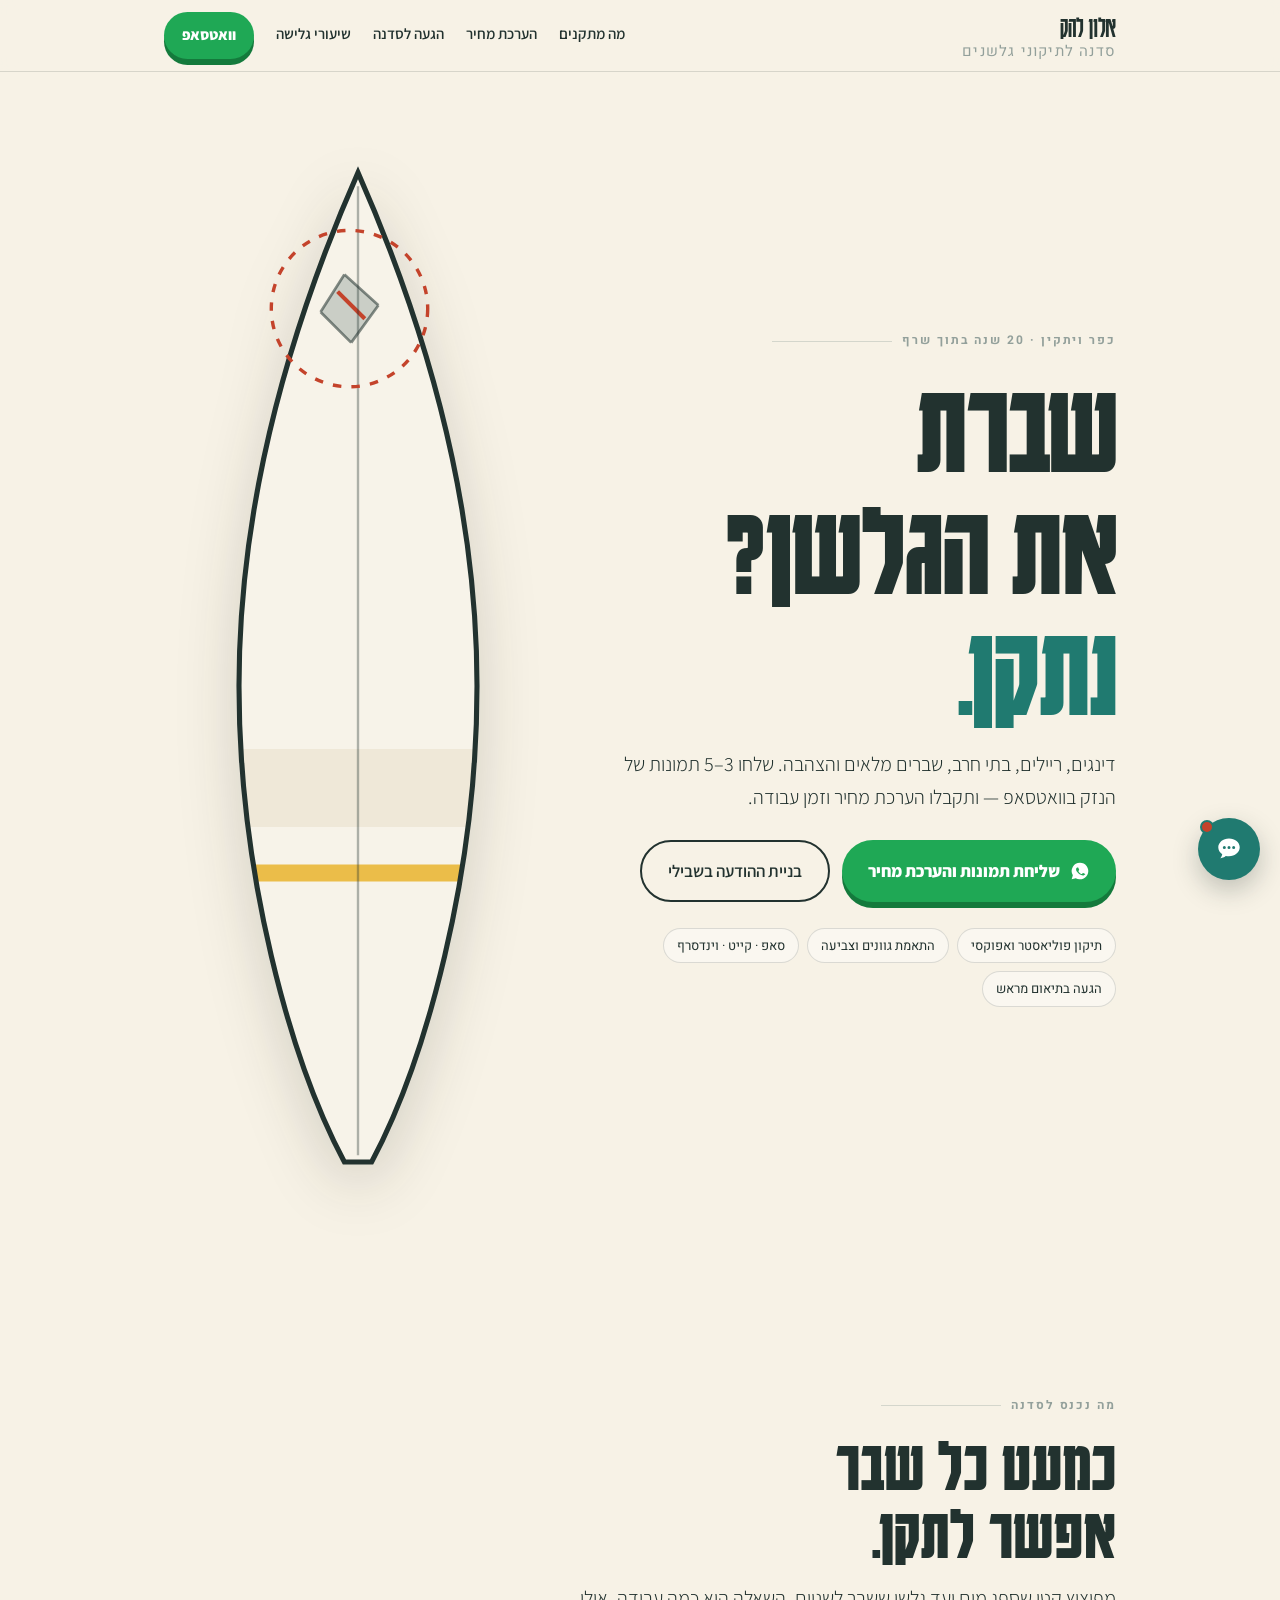
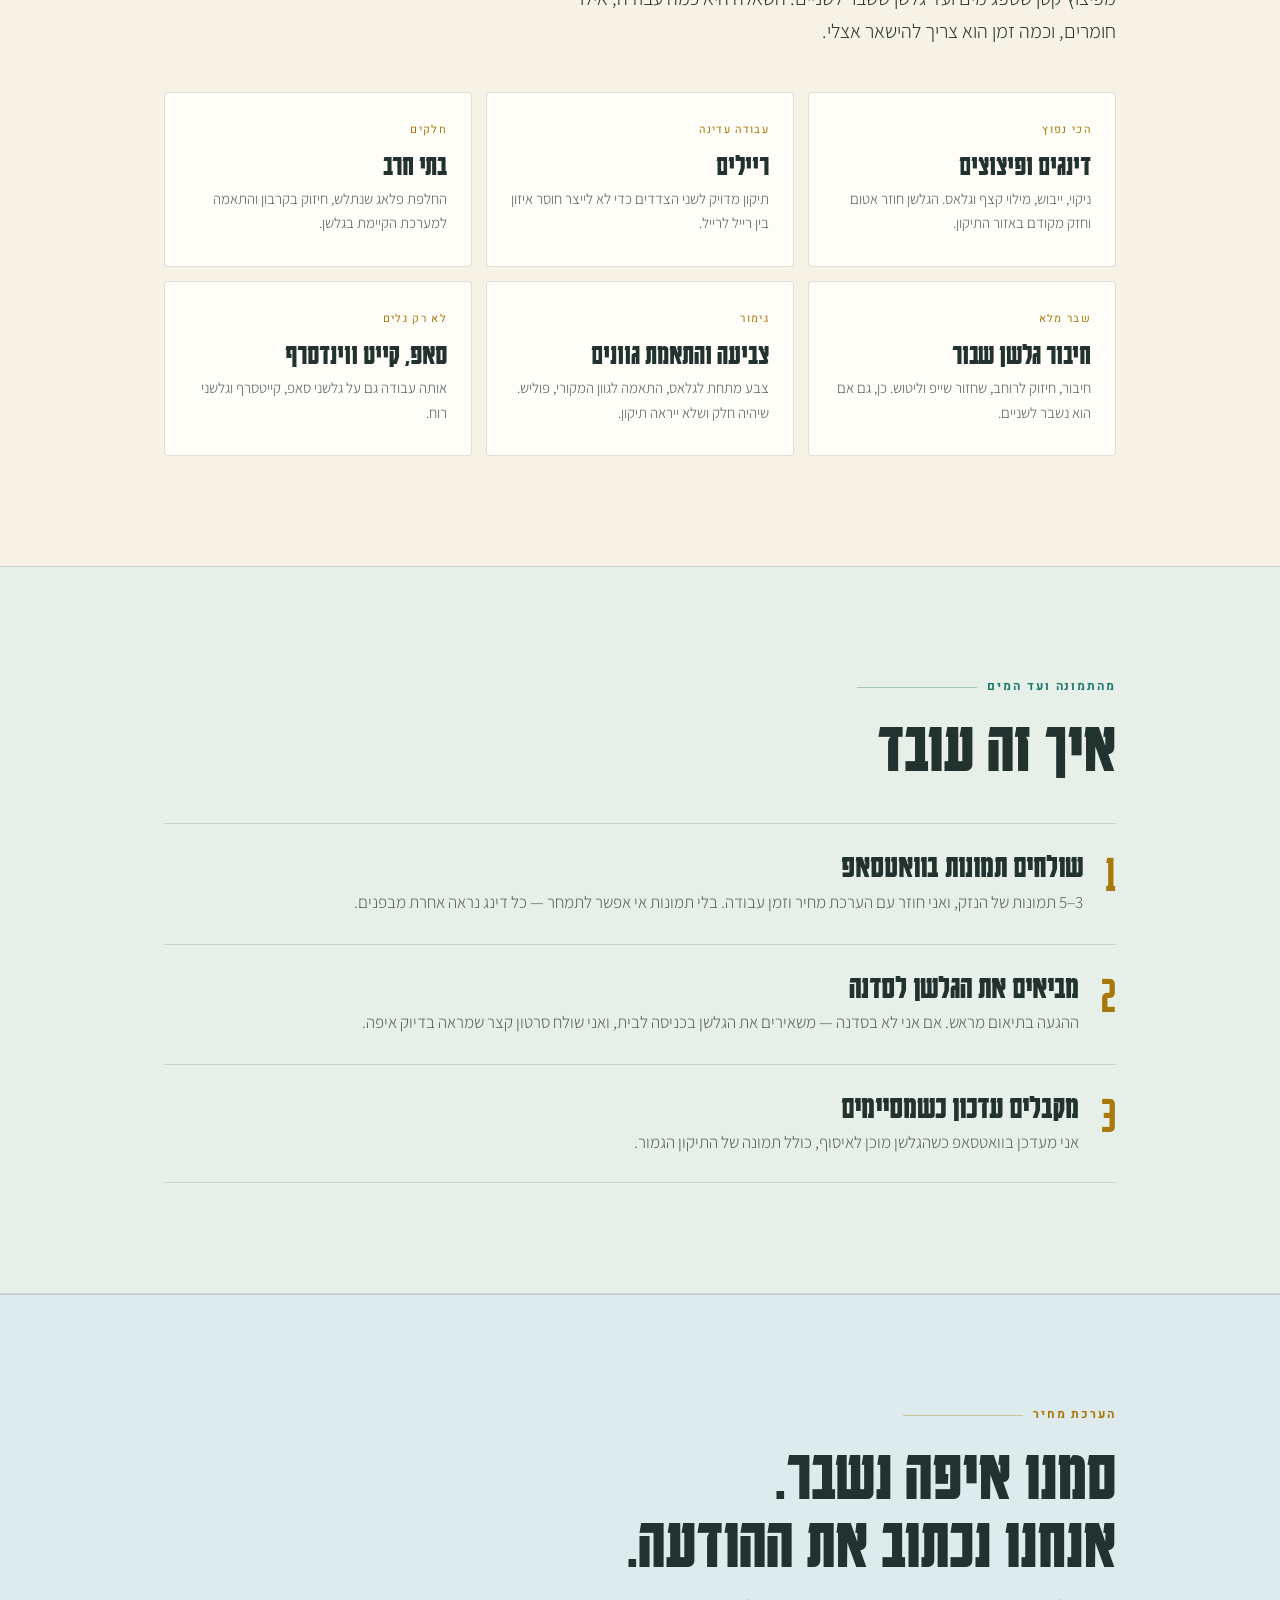
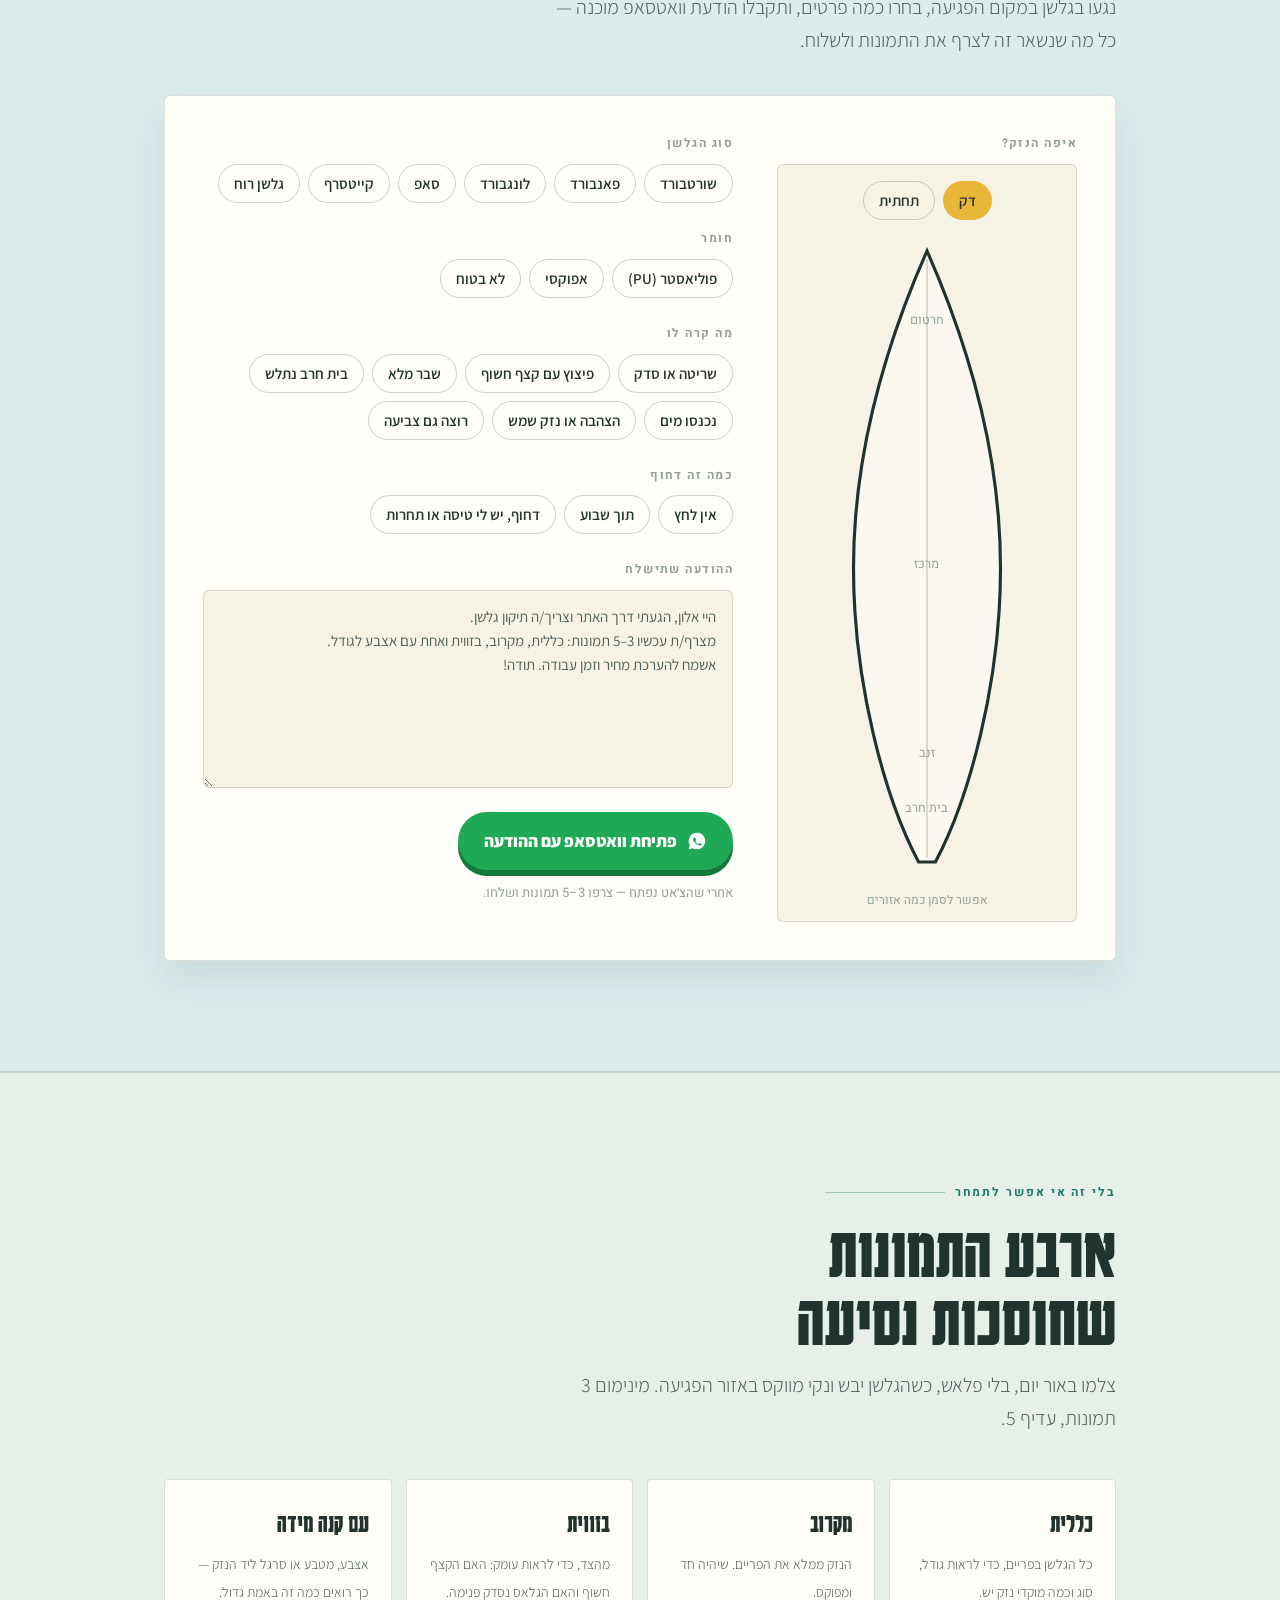
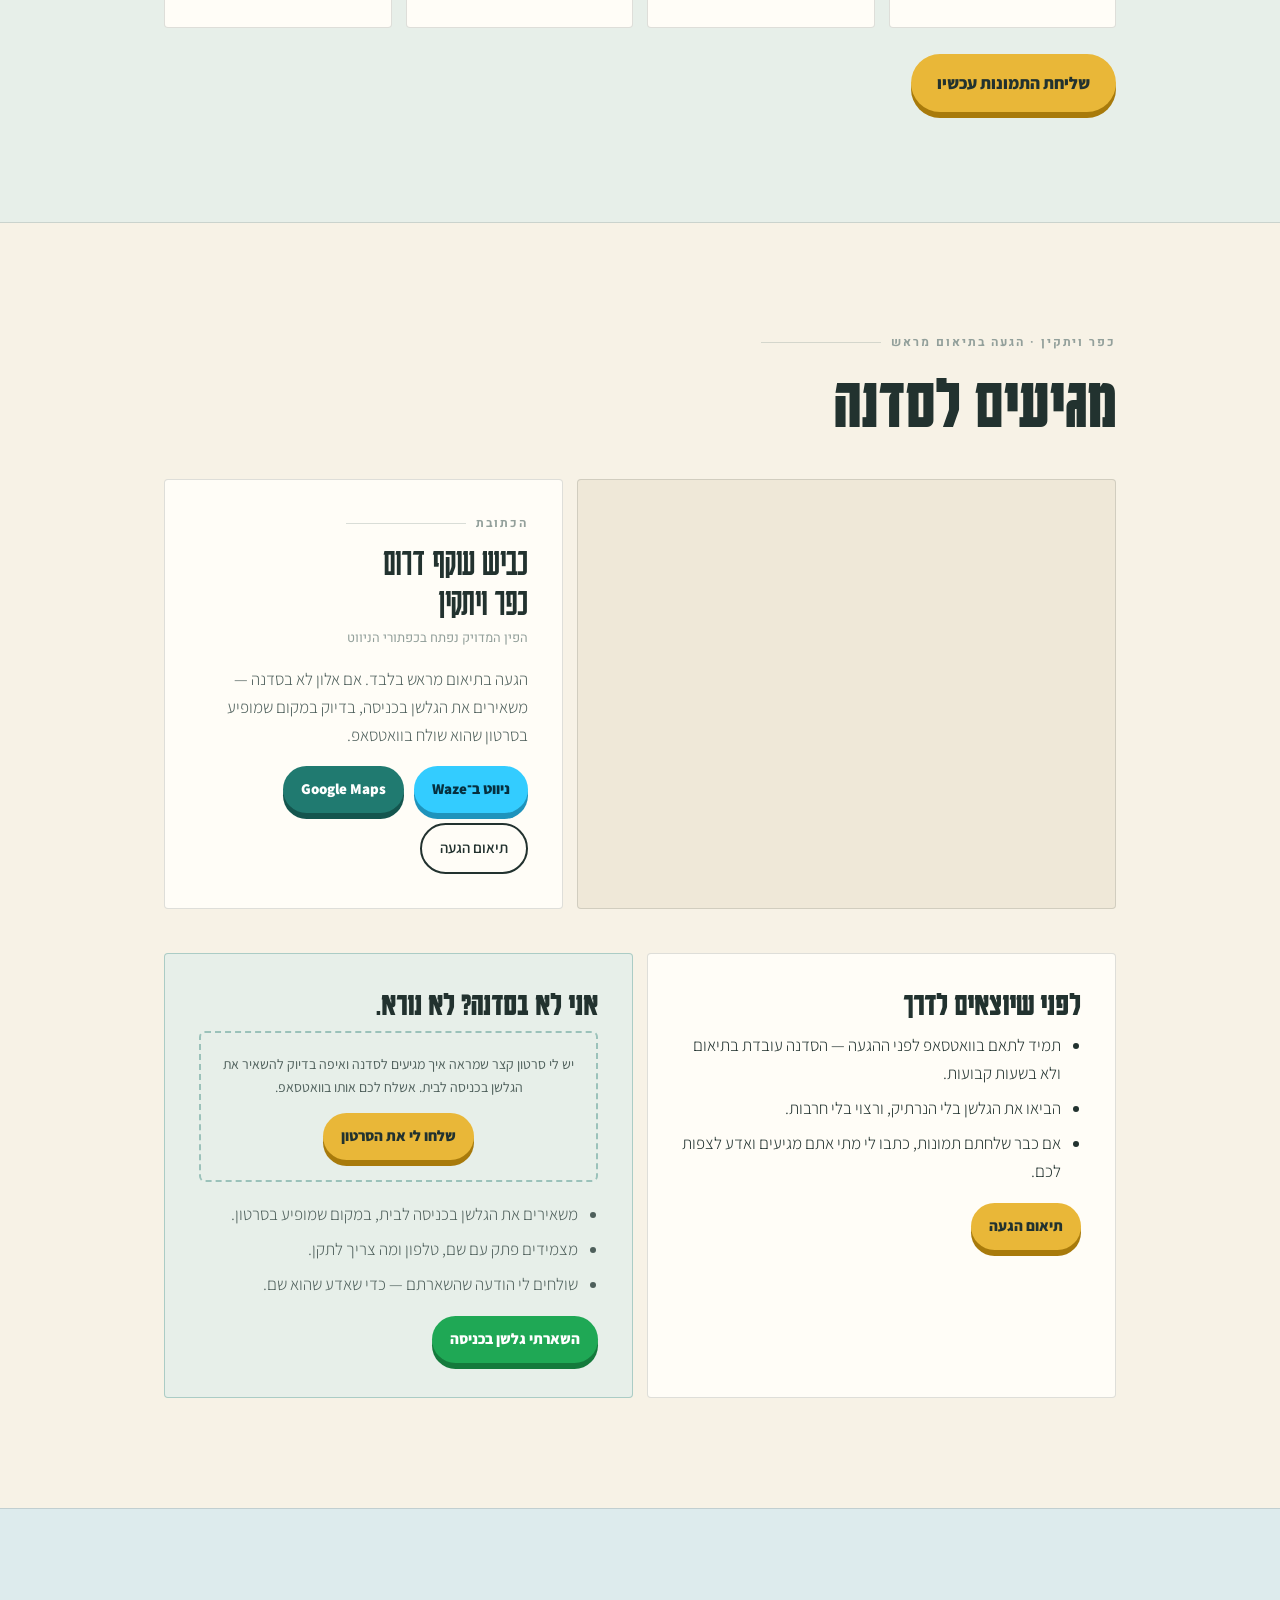
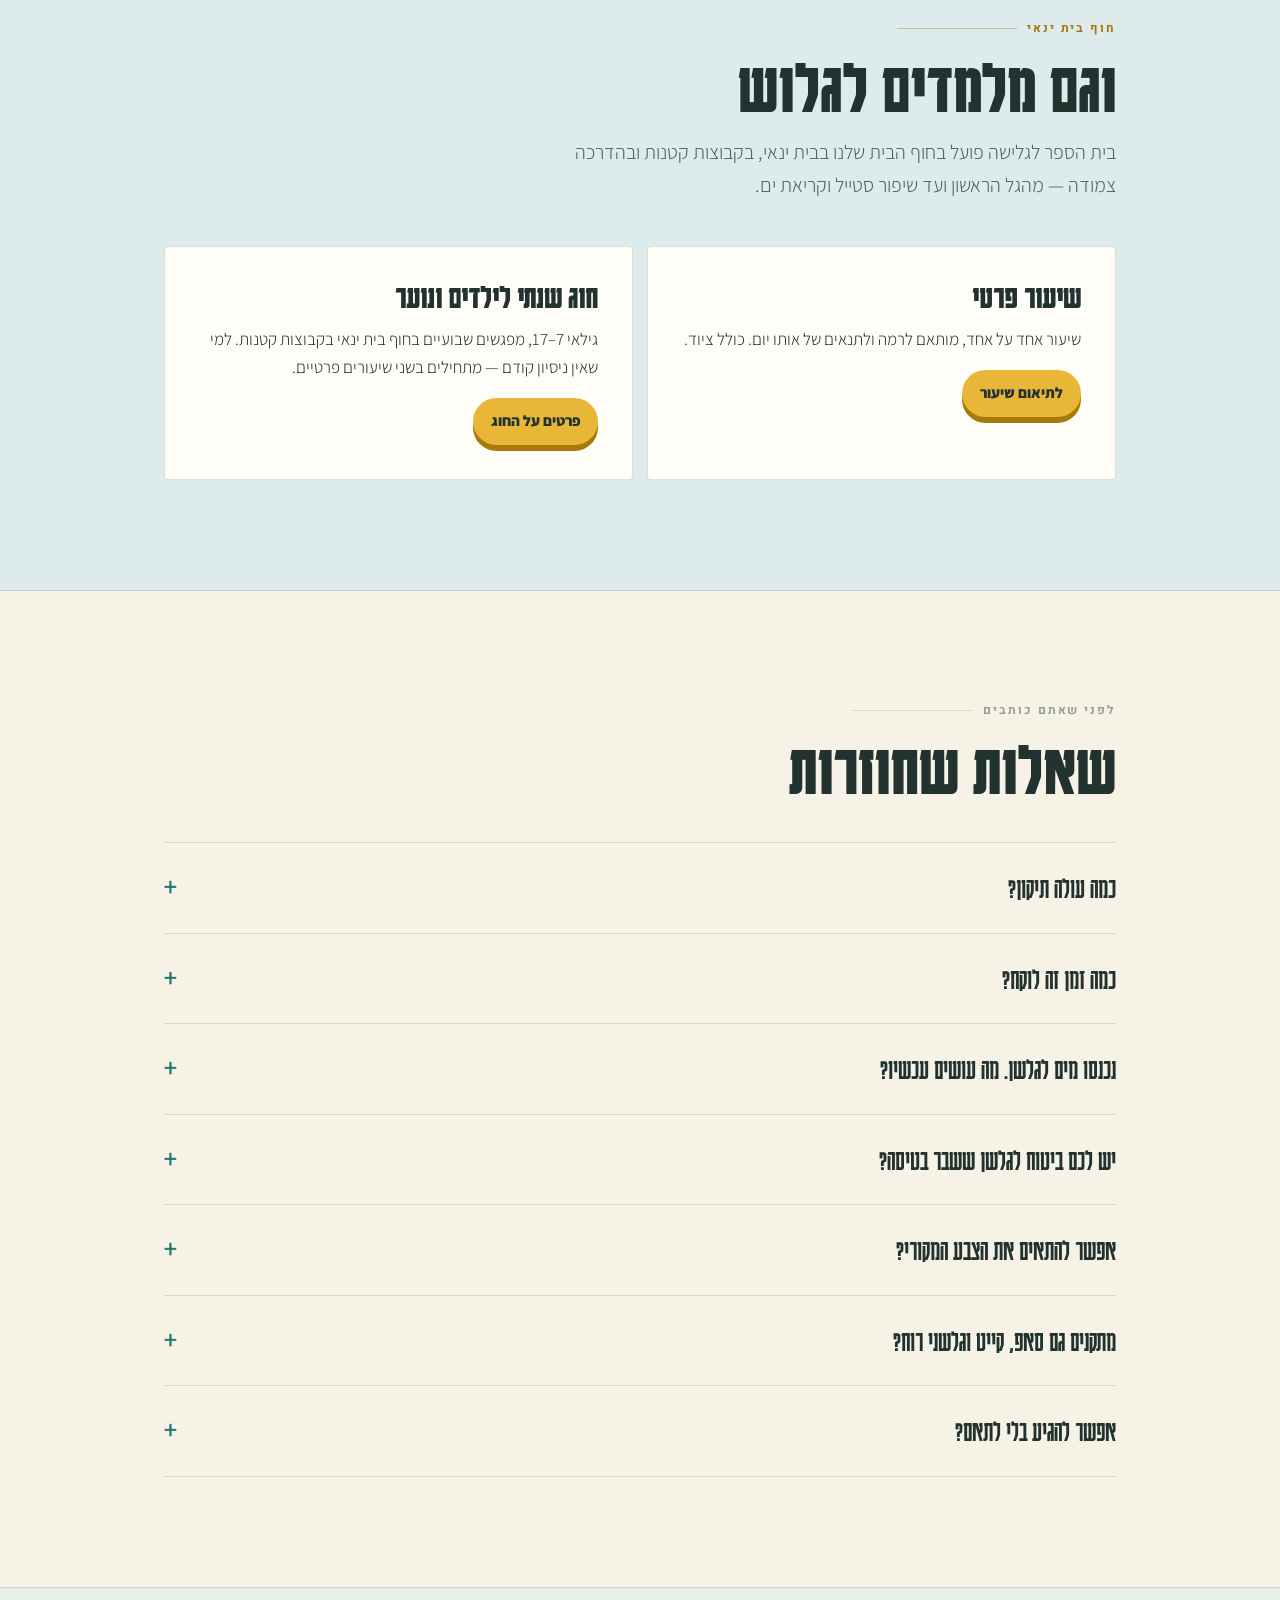
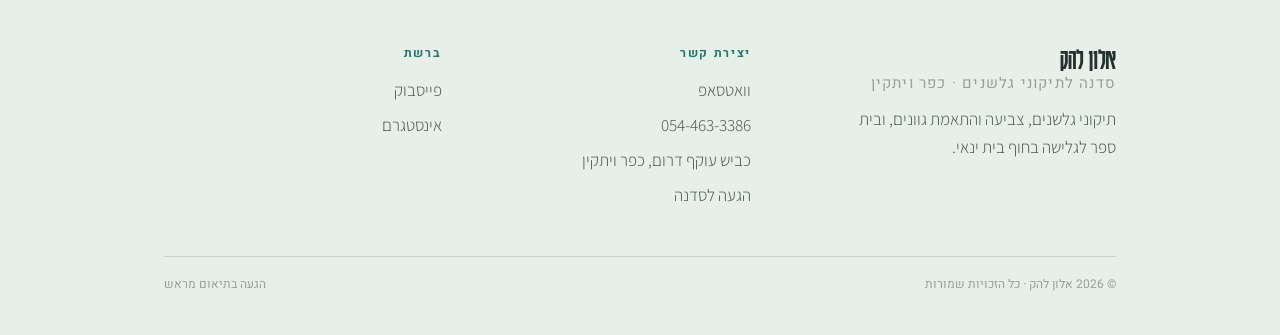
<file: index_2.html>
<!DOCTYPE html>
<html lang="he" dir="rtl">
<head>
<meta charset="utf-8">
<meta name="viewport" content="width=device-width, initial-scale=1">
<title>אלון להק · סדנה לתיקוני גלשנים | כפר ויתקין</title>
<meta name="description" content="סדנה לתיקוני גלשנים בכפר ויתקין. תיקוני דינגים, ריילים, בתי חרב, שברים וצביעה. שולחים 3–5 תמונות בוואטסאפ ומקבלים הערכת מחיר. וגם שיעורי גלישה בחוף בית ינאי.">
<meta property="og:title" content="אלון להק · סדנה לתיקוני גלשנים">
<meta property="og:description" content="שברת את הגלשן? שלחו 3–5 תמונות בוואטסאפ וקבלו הערכת מחיר.">
<meta property="og:locale" content="he_IL">
<link rel="preconnect" href="https://fonts.googleapis.com">
<link rel="preconnect" href="https://fonts.gstatic.com" crossorigin>
<link href="https://fonts.googleapis.com/css2?family=Karantina:wght@400;700&family=Assistant:wght@300;400;600;800&family=Heebo:wght@400;700&display=swap" rel="stylesheet">
<style>
/* ============================================================
   פלטה: שרף, קצף גולמי ונייר דבק
   ============================================================ */
:root{
  --foam:#F7F2E6;        /* חול יבש */
  --foam-2:#EFE8D8;
  --shell:#FFFDF7;       /* לבן קצף */
  --mist:#E7EFE9;        /* ירוק ים בהיר */
  --sky:#DDEBED;         /* תכלת רדוד */
  --ink:#22322F;         /* דיו ירקרק כהה */
  --ink-2:#4E5F5B;
  --tape:#E9B738;        /* נייר דבק */
  --tape-deep:#A8790A;   /* אוכרה לטקסט */
  --resin:#207A70;       /* שרף רטוב */
  --resin-2:#39A296;
  --rail:#93A09B;        /* אפור־חול משופשף */
  --alert:#C4432B;

  --f-display:"Karantina", "Arial Hebrew", sans-serif;
  --f-body:"Assistant", system-ui, sans-serif;
  --f-util:"Heebo", system-ui, sans-serif;

  --edge:1px solid rgba(34,50,47,.15);
  --pad:clamp(20px, 5vw, 64px);
  --maxw:1080px;
}

*{box-sizing:border-box}
html{scroll-behavior:smooth}
@media (prefers-reduced-motion:reduce){
  html{scroll-behavior:auto}
  *{animation:none !important;transition:none !important}
}
body{
  margin:0;background:var(--foam);color:var(--ink);
  font-family:var(--f-body);font-weight:400;font-size:17px;line-height:1.65;
  -webkit-font-smoothing:antialiased;
  overflow-x:hidden;
}
img,svg{max-width:100%;display:block}
a{color:inherit}
button{font-family:inherit}
:focus-visible{outline:3px solid var(--resin);outline-offset:3px;border-radius:2px}

.wrap{max-width:var(--maxw);margin:0 auto;padding-inline:var(--pad)}

h1,h2,h3{font-family:var(--f-display);font-weight:700;line-height:.92;margin:0;letter-spacing:0}
h2{font-size:clamp(42px,9vw,74px)}
h3{font-size:clamp(26px,4.4vw,34px)}
p{margin:0 0 1em}
.lead{font-size:clamp(17px,2.2vw,20px);font-weight:300;max-width:56ch}

.eyebrow{
  font-family:var(--f-util);font-size:12px;font-weight:700;
  letter-spacing:.16em;text-transform:uppercase;color:var(--rail);
  margin:0 0 14px;display:flex;align-items:center;gap:10px;
}
.eyebrow::after{content:"";flex:1;height:1px;background:currentColor;opacity:.35;max-width:120px}

section{padding-block:clamp(56px,9vw,110px);position:relative}
.band-dark{background:var(--mist);color:var(--ink);border-block:var(--edge)}
.band-dark .eyebrow{color:var(--resin)}
.band-resin{background:var(--sky);color:var(--ink);border-block:var(--edge)}
.band-resin .eyebrow{color:var(--tape-deep)}

/* ---------- כפתורים ---------- */
.btn{
  display:inline-flex;align-items:center;justify-content:center;gap:10px;
  padding:15px 26px;border:0;border-radius:999px;cursor:pointer;
  font-family:var(--f-body);font-weight:800;font-size:17px;text-decoration:none;
  transition:transform .15s ease, box-shadow .15s ease, background .15s ease;
}
.btn:hover{transform:translateY(-2px)}
.btn:active{transform:translateY(0)}
.btn-wa{background:#1FA855;color:#fff;box-shadow:0 6px 0 #147A3C}
.btn-wa:hover{box-shadow:0 8px 0 #147A3C}
.btn-tape{background:var(--tape);color:var(--ink);box-shadow:0 6px 0 #A87A0B}
.btn-tape:hover{box-shadow:0 8px 0 #A87A0B}
.btn-ghost{background:transparent;color:inherit;border:2px solid currentColor;font-weight:600}
.btn-sm{padding:11px 18px;font-size:15px}
.btn svg{width:20px;height:20px;flex:none;fill:currentColor}

/* ---------- באנר הגדרה (נעלם אחרי שמזינים מספר) ---------- */
#setup{display:none;background:var(--alert);color:#fff;font-family:var(--f-util);font-size:13px;padding:9px 16px;text-align:center}
#setup code{background:rgba(0,0,0,.25);padding:2px 6px;border-radius:4px}

/* ---------- כותרת עליונה ---------- */
header{
  position:sticky;top:0;z-index:40;background:rgba(247,242,230,.9);
  backdrop-filter:blur(8px);border-bottom:var(--edge);
}
.bar{display:flex;align-items:center;gap:16px;padding-block:12px}
.logo{font-family:var(--f-display);font-size:30px;line-height:1;letter-spacing:-.01em;text-decoration:none;white-space:nowrap}
.logo span{color:var(--rail);font-size:15px;font-family:var(--f-util);letter-spacing:.08em;display:block;margin-top:2px}
nav{margin-inline-start:auto;display:flex;gap:22px;align-items:center}
nav a{font-size:15px;font-weight:600;text-decoration:none;padding-block:4px;border-bottom:2px solid transparent}
nav a:hover{border-color:var(--tape)}
@media(max-width:760px){nav a:not(.btn){display:none}}

/* ---------- הירו ---------- */
.hero{padding-top:clamp(36px,7vw,70px);padding-bottom:clamp(50px,8vw,90px);overflow:hidden}
.hero-grid{display:grid;grid-template-columns:1.15fr .85fr;gap:40px;align-items:center}
@media(max-width:860px){.hero-grid{grid-template-columns:1fr;gap:24px}}
.hero h1{font-size:clamp(64px,15vw,132px);letter-spacing:-.015em}
.hero h1 em{font-style:normal;color:var(--resin);display:block}
.hero .lead{margin-top:18px}
.hero-cta{display:flex;flex-wrap:wrap;gap:12px;margin-top:26px}
.hero-facts{display:flex;flex-wrap:wrap;gap:8px;margin-top:26px;font-family:var(--f-util);font-size:13px}
.hero-facts span{border:var(--edge);border-radius:999px;padding:6px 13px;background:rgba(255,255,255,.4)}
.hero-art{position:relative}
.hero-art svg{width:100%;max-width:340px;margin:0 auto;filter:drop-shadow(0 18px 30px rgba(23,23,15,.16))}

/* ---------- כרטיסי שירות ---------- */
.services{display:grid;grid-template-columns:repeat(auto-fit,minmax(230px,1fr));gap:14px;margin-top:44px}
.svc{background:var(--shell);border:var(--edge);border-radius:4px;padding:28px 24px 30px}
.svc h3{font-size:30px;margin-bottom:8px}
.svc p{font-size:15px;font-weight:300;color:var(--ink-2);margin:0}
.svc .tag{font-family:var(--f-util);font-size:11px;letter-spacing:.12em;color:var(--tape-deep);display:block;margin-bottom:12px}

/* ---------- שלבים ---------- */
.steps{counter-reset:s;display:grid;gap:2px;margin-top:44px}
.step{display:grid;grid-template-columns:auto 1fr;gap:22px;align-items:start;padding:26px 0;border-top:var(--edge)}
.step:last-child{border-bottom:var(--edge)}
.step-n{font-family:var(--f-display);font-size:56px;line-height:.8;color:var(--tape-deep)}
.step h3{margin-bottom:6px}
.step p{margin:0;font-weight:300;color:var(--ink-2)}

/* ---------- אשף התיקון ---------- */
.tool{background:var(--shell);color:var(--ink);border:var(--edge);border-radius:6px;padding:clamp(22px,4vw,38px);margin-top:38px;box-shadow:0 18px 40px rgba(34,50,47,.10)}
.tool-grid{display:grid;grid-template-columns:300px 1fr;gap:clamp(24px,4vw,44px);align-items:start}
@media(max-width:820px){.tool-grid{grid-template-columns:1fr}}
.field{margin-bottom:26px}
.field > label, .field-label{display:block;font-family:var(--f-util);font-size:12px;font-weight:700;letter-spacing:.12em;text-transform:uppercase;color:var(--rail);margin-bottom:10px}
.chips{display:flex;flex-wrap:wrap;gap:8px}
.chip{
  border:1.5px solid rgba(34,50,47,.22);background:transparent;color:var(--ink);
  border-radius:999px;padding:9px 15px;font-size:15px;font-weight:600;cursor:pointer;
  transition:background .12s, border-color .12s, color .12s;
}
.chip:hover{border-color:var(--ink)}
.chip[aria-pressed="true"]{background:var(--resin);border-color:var(--resin);color:#fff}
.chip.tape[aria-pressed="true"]{background:var(--tape);border-color:var(--tape);color:var(--ink)}

.boardbox{background:var(--foam);border:var(--edge);border-radius:6px;padding:16px 10px 10px;text-align:center}
.boardbox svg{width:100%;max-width:210px;margin:0 auto}
.hot{cursor:pointer;fill:transparent;transition:fill .14s}
.hot:hover{fill:rgba(233,183,56,.32)}
.hot[data-on="1"]{fill:rgba(233,183,56,.9)}
.zlabel{font-family:var(--f-util);font-size:12px;fill:var(--rail);pointer-events:none;text-anchor:middle}
.hot[data-on="1"] + .zlabel{fill:var(--ink);font-weight:700}
.boardhint{font-family:var(--f-util);font-size:12px;color:var(--rail);margin:8px 0 0}

.shots{display:grid;grid-template-columns:repeat(auto-fit,minmax(150px,1fr));gap:14px;margin-top:44px}
.shot{padding:22px;background:var(--shell);border:var(--edge);border-radius:4px}
.shot b{display:block;font-family:var(--f-display);font-size:26px;font-weight:700;margin-bottom:4px}
.shot span{font-size:14px;font-weight:300;color:var(--ink-2)}
.band-dark .shot span{color:var(--ink-2)}

.preview{
  width:100%;min-height:150px;resize:vertical;background:var(--foam);
  border:var(--edge);border-radius:6px;padding:14px 16px;
  font-family:var(--f-body);font-size:15px;line-height:1.6;color:var(--ink-2);
}
.tool-actions{display:flex;flex-wrap:wrap;gap:12px;align-items:center;margin-top:16px}
.tool-note{font-family:var(--f-util);font-size:13px;color:var(--rail);margin:0}

/* ---------- הסדנה / הגעה ---------- */
.two{display:grid;grid-template-columns:1fr 1fr;gap:14px;margin-top:44px}
@media(max-width:820px){.two{grid-template-columns:1fr}}
.panel{background:var(--shell);border:var(--edge);border-radius:4px;padding:clamp(22px,3.4vw,34px)}
.panel.dark{background:var(--mist);color:var(--ink);border-color:rgba(32,122,112,.3)}
.panel h3{margin-bottom:12px}
.panel ul{margin:0 0 18px;padding-inline-start:20px}
.panel li{margin-bottom:7px;font-weight:300}
.panel.dark li{color:var(--ink-2)}
.videobox{border:2px dashed rgba(32,122,112,.38);border-radius:6px;padding:20px;text-align:center;margin-bottom:18px}
.videobox video{border-radius:4px;width:100%}
.videobox p{font-size:14px;color:var(--ink-2);margin:0 0 14px}

/* ---------- מפת הגעה ---------- */
.maparea{margin-top:44px;display:grid;grid-template-columns:1.35fr 1fr;gap:14px}
@media(max-width:820px){.maparea{grid-template-columns:1fr}}
.mapframe{border:var(--edge);border-radius:4px;overflow:hidden;background:var(--foam-2);min-height:330px}
.mapframe iframe{width:100%;height:100%;min-height:330px;border:0;display:block}
.addr{background:var(--shell);border:var(--edge);border-radius:4px;padding:clamp(22px,3.4vw,34px);display:flex;flex-direction:column}
.addr .street{font-family:var(--f-display);font-size:clamp(30px,4.4vw,40px);line-height:1;margin:0 0 6px}
.addr .sub{font-family:var(--f-util);font-size:13px;color:var(--rail);margin:0 0 16px}
.navs{display:flex;flex-wrap:wrap;gap:10px;margin-top:auto}
.btn-waze{background:#33CCFF;color:#06303F;box-shadow:0 6px 0 #1E93BC}
.btn-maps{background:var(--resin);color:#fff;box-shadow:0 6px 0 #14554E}

/* ---------- שאלות נפוצות ---------- */
.faq{margin-top:40px;border-top:var(--edge)}
details{border-bottom:var(--edge)}
summary{
  cursor:pointer;list-style:none;padding:20px 0;font-family:var(--f-display);
  font-size:clamp(24px,3.6vw,30px);display:flex;justify-content:space-between;gap:16px;align-items:center;
}
summary::-webkit-details-marker{display:none}
summary::after{content:"+";font-family:var(--f-util);font-size:24px;color:var(--resin);flex:none}
details[open] summary::after{content:"–"}
details p{padding-bottom:20px;margin:0;font-weight:300;max-width:64ch}

/* ---------- פוטר ---------- */
footer{background:var(--mist);color:var(--ink);border-top:var(--edge);padding-block:56px 40px}
.foot{display:grid;grid-template-columns:1.2fr 1fr 1fr;gap:32px}
@media(max-width:760px){.foot{grid-template-columns:1fr;gap:26px}}
.foot h4{font-family:var(--f-util);font-size:12px;letter-spacing:.14em;text-transform:uppercase;color:var(--resin);margin:0 0 12px}
.foot a{display:block;text-decoration:none;margin-bottom:7px;font-weight:300;color:var(--ink-2)}
.foot a:hover{color:var(--resin)}
.credit{margin-top:40px;padding-top:18px;border-top:1px solid rgba(34,50,47,.14);font-family:var(--f-util);font-size:12px;color:var(--rail);display:flex;justify-content:space-between;flex-wrap:wrap;gap:10px}

/* ---------- בוט צף ---------- */
.fab{
  position:fixed;inset-inline-start:20px;bottom:20px;z-index:60;
  width:62px;height:62px;border-radius:50%;border:0;cursor:pointer;
  background:var(--resin);color:#fff;box-shadow:0 10px 26px rgba(34,50,47,.26);
  display:grid;place-items:center;transition:transform .18s;
}
.fab:hover{transform:scale(1.06)}
.fab svg{width:28px;height:28px;fill:currentColor}
.fab .dot{position:absolute;top:2px;inset-inline-end:2px;width:14px;height:14px;border-radius:50%;background:var(--alert);border:2px solid var(--resin)}

.botwin{
  position:fixed;inset-inline-start:20px;bottom:94px;z-index:61;width:min(370px,calc(100vw - 40px));
  max-height:min(620px,calc(100vh - 130px));background:var(--shell);border:var(--edge);border-radius:14px;
  box-shadow:0 22px 50px rgba(34,50,47,.22);display:none;flex-direction:column;overflow:hidden;
}
.botwin.open{display:flex}
.bot-head{background:var(--resin);color:#fff;padding:14px 16px;display:flex;align-items:center;gap:12px}
.bot-head .av{width:40px;height:40px;border-radius:50%;background:var(--tape);display:grid;place-items:center;font-family:var(--f-display);font-size:24px;color:var(--ink);flex:none}
.bot-head b{display:block;font-size:16px;line-height:1.2}
.bot-head small{font-size:12px;opacity:.7;font-family:var(--f-util)}
.bot-head button{margin-inline-start:auto;background:none;border:0;color:inherit;font-size:26px;line-height:1;cursor:pointer;opacity:.7}
.bot-head button:hover{opacity:1}
.bot-body{flex:1;overflow-y:auto;padding:16px;display:flex;flex-direction:column;gap:10px;background:var(--foam)}
.msg{max-width:88%;padding:11px 14px;border-radius:14px;font-size:15px;line-height:1.55;white-space:pre-line}
.msg.bot{background:#fff;border:var(--edge);border-start-start-radius:4px;align-self:flex-start}
.msg.me{background:var(--resin);color:#fff;border-start-end-radius:4px;align-self:flex-end}
.bot-quick{padding:10px 12px 14px;border-top:var(--edge);display:flex;flex-wrap:wrap;gap:7px;background:var(--shell)}
.qr{border:1.5px solid var(--resin);color:var(--resin);background:transparent;border-radius:999px;padding:7px 13px;font-size:14px;font-weight:600;cursor:pointer}
.qr:hover{background:var(--resin);color:#fff}
.qr.go{background:#1FA855;border-color:#1FA855;color:#fff}
</style>
</head>
<body>

<div id="setup">חסר מספר וואטסאפ — עדכנו את <code>CONFIG.phone</code> בקובץ (בפורמט 9725XXXXXXXX) כדי להפעיל את כל הכפתורים.</div>

<header>
  <div class="wrap bar">
    <a class="logo" href="#top">אלון להק<span>סדנה לתיקוני גלשנים</span></a>
    <nav>
      <a href="#services">מה מתקנים</a>
      <a href="#quote">הערכת מחיר</a>
      <a href="#workshop">הגעה לסדנה</a>
      <a href="#lessons">שיעורי גלישה</a>
      <a class="btn btn-wa btn-sm" data-wa="general">וואטסאפ</a>
    </nav>
  </div>
</header>

<!-- ================= הירו ================= -->
<section class="hero" id="top">
  <div class="wrap hero-grid">
    <div>
      <p class="eyebrow">כפר ויתקין · 20 שנה בתוך שרף</p>
      <h1>שברת<br>את הגלשן?<em>נתקן.</em></h1>
      <p class="lead">דינגים, ריילים, בתי חרב, שברים מלאים והצהבה. שלחו 3–5 תמונות של הנזק בוואטסאפ — ותקבלו הערכת מחיר וזמן עבודה.</p>
      <div class="hero-cta">
        <a class="btn btn-wa" data-wa="general">
          <svg viewBox="0 0 24 24"><path d="M12 2a10 10 0 0 0-8.6 15.1L2 22l5-1.3A10 10 0 1 0 12 2zm5.5 14.1c-.2.6-1.2 1.2-1.7 1.2-.5.1-1 .1-1.6-.1-.4-.1-.9-.3-1.5-.6-2.6-1.1-4.3-3.7-4.4-3.9-.1-.2-1-1.4-1-2.6s.6-1.8.9-2.1c.2-.2.5-.3.7-.3h.5c.2 0 .4 0 .6.5s.8 2 .9 2.1c.1.2.1.3 0 .5s-.2.4-.3.5l-.4.5c-.1.2-.3.3-.1.6s.7 1.2 1.5 1.9c1 .9 1.9 1.2 2.2 1.3.2.1.4.1.6-.1l.8-.9c.2-.2.4-.2.6-.1l1.9.9c.2.1.4.2.4.3.1.2.1.7-.1 1.4z"/></svg>
          שליחת תמונות והערכת מחיר
        </a>
        <a class="btn btn-ghost" href="#quote">בניית ההודעה בשבילי</a>
      </div>
      <div class="hero-facts">
        <span>תיקון פוליאסטר ואפוקסי</span><span>התאמת גוונים וצביעה</span><span>סאפ · קייט · וינדסרף</span><span>הגעה בתיאום מראש</span>
      </div>
    </div>
    <div class="hero-art" aria-hidden="true">
      <!-- גלשן עם דינג בחרטום -->
      <svg viewBox="0 0 200 620" xmlns="http://www.w3.org/2000/svg">
        <defs>
          <clipPath id="clipHero"><path d="M100,18 C55,120 30,220 30,320 C30,430 60,540 92,600 L108,600 C140,540 170,430 170,320 C170,220 145,120 100,18 Z"/></clipPath>
        </defs>
        <g clip-path="url(#clipHero)">
          <rect x="0" y="0" width="200" height="620" fill="#F7F3E9"/>
          <rect x="0" y="0" width="200" height="620" fill="none"/>
          <path d="M0 380 H200" stroke="#EFE8D8" stroke-width="46"/>
          <path d="M0 430 H200" stroke="#E9B738" stroke-width="10" opacity=".9"/>
          <!-- שבר בחרטום -->
          <g>
            <path d="M92 78 L112 96 L96 118 L78 100 Z" fill="#93A09B" opacity=".45"/>
            <path d="M92 78 L112 96 M78 100 L96 118 M92 78 L78 100 M112 96 L96 118" stroke="#22322F" stroke-width="1.6" opacity=".55"/>
            <path d="M88 88 L104 104" stroke="#C4432B" stroke-width="2.4"/>
          </g>
        </g>
        <path d="M100,18 C55,120 30,220 30,320 C30,430 60,540 92,600 L108,600 C140,540 170,430 170,320 C170,220 145,120 100,18 Z" fill="none" stroke="#22322F" stroke-width="3"/>
        <path d="M100 26 L100 596" stroke="#22322F" stroke-width="1.4" opacity=".35"/>
        <circle cx="95" cy="98" r="46" fill="none" stroke="#C4432B" stroke-width="2" stroke-dasharray="5 6"/>
      </svg>
    </div>
  </div>
</section>

<!-- ================= שירותים ================= -->
<section id="services">
  <div class="wrap">
    <p class="eyebrow">מה נכנס לסדנה</p>
    <h2>כמעט כל שבר<br>אפשר לתקן.</h2>
    <p class="lead" style="margin-top:16px">מפיצוץ קטן שספג מים ועד גלשן ששבר לשניים. השאלה היא כמה עבודה, אילו חומרים, וכמה זמן הוא צריך להישאר אצלי.</p>
    <div class="services">
      <article class="svc"><span class="tag">הכי נפוץ</span><h3>דינגים ופיצוצים</h3><p>ניקוי, ייבוש, מילוי קצף וגלאס. הגלשן חוזר אטום וחזק מקודם באזור התיקון.</p></article>
      <article class="svc"><span class="tag">עבודה עדינה</span><h3>ריילים</h3><p>תיקון מדויק לשני הצדדים כדי לא לייצר חוסר איזון בין רייל לרייל.</p></article>
      <article class="svc"><span class="tag">חלקים</span><h3>בתי חרב</h3><p>החלפת פלאג שנתלש, חיזוק בקרבון והתאמה למערכת הקיימת בגלשן.</p></article>
      <article class="svc"><span class="tag">שבר מלא</span><h3>חיבור גלשן שבור</h3><p>חיבור, חיזוק לרוחב, שחזור שייפ וליטוש. כן, גם אם הוא נשבר לשניים.</p></article>
      <article class="svc"><span class="tag">גימור</span><h3>צביעה והתאמת גוונים</h3><p>צבע מתחת לגלאס, התאמה לגוון המקורי, פוליש. שיהיה חלק ושלא ייראה תיקון.</p></article>
      <article class="svc"><span class="tag">לא רק גלים</span><h3>סאפ, קייט ווינדסרף</h3><p>אותה עבודה גם על גלשני סאפ, קייטסרף וגלשני רוח.</p></article>
    </div>
  </div>
</section>

<!-- ================= איך זה עובד ================= -->
<section class="band-dark">
  <div class="wrap">
    <p class="eyebrow">מהתמונה ועד המים</p>
    <h2>איך זה עובד</h2>
    <div class="steps">
      <div class="step"><div class="step-n">1</div><div><h3>שולחים תמונות בוואטסאפ</h3><p>3–5 תמונות של הנזק, ואני חוזר עם הערכת מחיר וזמן עבודה. בלי תמונות אי אפשר לתמחר — כל דינג נראה אחרת מבפנים.</p></div></div>
      <div class="step"><div class="step-n">2</div><div><h3>מביאים את הגלשן לסדנה</h3><p>ההגעה בתיאום מראש. אם אני לא בסדנה — משאירים את הגלשן בכניסה לבית, ואני שולח סרטון קצר שמראה בדיוק איפה.</p></div></div>
      <div class="step"><div class="step-n">3</div><div><h3>מקבלים עדכון כשמסיימים</h3><p>אני מעדכן בוואטסאפ כשהגלשן מוכן לאיסוף, כולל תמונה של התיקון הגמור.</p></div></div>
    </div>
  </div>
</section>

<!-- ================= אשף הערכת מחיר ================= -->
<section class="band-resin" id="quote">
  <div class="wrap">
    <p class="eyebrow">הערכת מחיר</p>
    <h2>סמנו איפה נשבר.<br>אנחנו נכתוב את ההודעה.</h2>
    <p class="lead" style="margin-top:16px;color:var(--ink-2)">נגעו בגלשן במקום הפגיעה, בחרו כמה פרטים, ותקבלו הודעת וואטסאפ מוכנה — כל מה שנשאר זה לצרף את התמונות ולשלוח.</p>

    <div class="tool">
      <div class="tool-grid">
        <div>
          <span class="field-label">איפה הנזק?</span>
          <div class="boardbox">
            <div class="chips" style="justify-content:center;margin-bottom:12px">
              <button class="chip tape" data-side="דק (צד עליון)" aria-pressed="true">דק</button>
              <button class="chip tape" data-side="תחתית" aria-pressed="false">תחתית</button>
            </div>
            <svg viewBox="0 0 200 620" role="group" aria-label="מפת גלשן — בחירת אזור הנזק">
              <defs>
                <clipPath id="clipPick"><path d="M100,18 C55,120 30,220 30,320 C30,430 60,540 92,600 L108,600 C140,540 170,430 170,320 C170,220 145,120 100,18 Z"/></clipPath>
              </defs>
              <path d="M100,18 C55,120 30,220 30,320 C30,430 60,540 92,600 L108,600 C140,540 170,430 170,320 C170,220 145,120 100,18 Z" fill="#FBF8F0"/>
              <g clip-path="url(#clipPick)">
                <rect class="hot" data-zone="חרטום" x="0" y="0" width="200" height="165" tabindex="0" role="button" aria-label="חרטום"/>
                <text class="zlabel" x="100" y="88">חרטום</text>
                <rect class="hot" data-zone="רייל ימין" x="0" y="165" width="42" height="300" tabindex="0" role="button" aria-label="רייל ימין"/>
                <text class="zlabel" x="20" y="320" transform="rotate(-90 20 320)">רייל</text>
                <rect class="hot" data-zone="רייל שמאל" x="158" y="165" width="42" height="300" tabindex="0" role="button" aria-label="רייל שמאל"/>
                <text class="zlabel" x="180" y="320" transform="rotate(-90 180 320)">רייל</text>
                <rect class="hot" data-zone="מרכז הגלשן" x="42" y="165" width="116" height="300" tabindex="0" role="button" aria-label="מרכז הגלשן"/>
                <text class="zlabel" x="100" y="320">מרכז</text>
                <rect class="hot" data-zone="זנב" x="0" y="465" width="200" height="155" tabindex="0" role="button" aria-label="זנב"/>
                <text class="zlabel" x="100" y="500">זנב</text>
                <circle class="hot" data-zone="בית חרב" cx="100" cy="548" r="32" tabindex="0" role="button" aria-label="בית חרב"/>
                <text class="zlabel" x="100" y="552">בית חרב</text>
              </g>
              <path d="M100,18 C55,120 30,220 30,320 C30,430 60,540 92,600 L108,600 C140,540 170,430 170,320 C170,220 145,120 100,18 Z" fill="none" stroke="#22322F" stroke-width="3" pointer-events="none"/>
              <path d="M100 26 L100 596" stroke="#22322F" stroke-width="1.2" opacity=".25" pointer-events="none"/>
            </svg>
            <p class="boardhint">אפשר לסמן כמה אזורים</p>
          </div>
        </div>

        <div>
          <div class="field">
            <span class="field-label">סוג הגלשן</span>
            <div class="chips" data-single="board">
              <button class="chip" aria-pressed="false">שורטבורד</button>
              <button class="chip" aria-pressed="false">פאנבורד</button>
              <button class="chip" aria-pressed="false">לונגבורד</button>
              <button class="chip" aria-pressed="false">סאפ</button>
              <button class="chip" aria-pressed="false">קייטסרף</button>
              <button class="chip" aria-pressed="false">גלשן רוח</button>
            </div>
          </div>
          <div class="field">
            <span class="field-label">חומר</span>
            <div class="chips" data-single="material">
              <button class="chip" aria-pressed="false">פוליאסטר (PU)</button>
              <button class="chip" aria-pressed="false">אפוקסי</button>
              <button class="chip" aria-pressed="false">לא בטוח</button>
            </div>
          </div>
          <div class="field">
            <span class="field-label">מה קרה לו</span>
            <div class="chips" data-multi="damage">
              <button class="chip" aria-pressed="false">שריטה או סדק</button>
              <button class="chip" aria-pressed="false">פיצוץ עם קצף חשוף</button>
              <button class="chip" aria-pressed="false">שבר מלא</button>
              <button class="chip" aria-pressed="false">בית חרב נתלש</button>
              <button class="chip" aria-pressed="false">נכנסו מים</button>
              <button class="chip" aria-pressed="false">הצהבה או נזק שמש</button>
              <button class="chip" aria-pressed="false">רוצה גם צביעה</button>
            </div>
          </div>
          <div class="field">
            <span class="field-label">כמה זה דחוף</span>
            <div class="chips" data-single="urgency">
              <button class="chip" aria-pressed="false">אין לחץ</button>
              <button class="chip" aria-pressed="false">תוך שבוע</button>
              <button class="chip" aria-pressed="false">דחוף, יש לי טיסה או תחרות</button>
            </div>
          </div>
          <div class="field" style="margin-bottom:12px">
            <label class="field-label" for="prev">ההודעה שתישלח</label>
            <textarea id="prev" class="preview" rows="7" aria-live="polite"></textarea>
          </div>
          <div class="tool-actions">
            <a class="btn btn-wa" id="send">
              <svg viewBox="0 0 24 24"><path d="M12 2a10 10 0 0 0-8.6 15.1L2 22l5-1.3A10 10 0 1 0 12 2zm5.5 14.1c-.2.6-1.2 1.2-1.7 1.2-.5.1-1 .1-1.6-.1-.4-.1-.9-.3-1.5-.6-2.6-1.1-4.3-3.7-4.4-3.9-.1-.2-1-1.4-1-2.6s.6-1.8.9-2.1c.2-.2.5-.3.7-.3h.5c.2 0 .4 0 .6.5s.8 2 .9 2.1c.1.2.1.3 0 .5s-.2.4-.3.5l-.4.5c-.1.2-.3.3-.1.6s.7 1.2 1.5 1.9c1 .9 1.9 1.2 2.2 1.3.2.1.4.1.6-.1l.8-.9c.2-.2.4-.2.6-.1l1.9.9c.2.1.4.2.4.3.1.2.1.7-.1 1.4z"/></svg>
              פתיחת וואטסאפ עם ההודעה
            </a>
            <p class="tool-note">אחרי שהצ׳אט נפתח — צרפו 3–5 תמונות ושלחו.</p>
          </div>
        </div>
      </div>
    </div>
  </div>
</section>

<!-- ================= איך לצלם ================= -->
<section class="band-dark" id="photos">
  <div class="wrap">
    <p class="eyebrow">בלי זה אי אפשר לתמחר</p>
    <h2>ארבע התמונות<br>שחוסכות נסיעה</h2>
    <p class="lead" style="margin-top:16px;color:var(--ink-2)">צלמו באור יום, בלי פלאש, כשהגלשן יבש ונקי מווקס באזור הפגיעה. מינימום 3 תמונות, עדיף 5.</p>
    <div class="shots">
      <div class="shot"><b>כללית</b><span>כל הגלשן בפריים, כדי לראות גודל, סוג וכמה מוקדי נזק יש.</span></div>
      <div class="shot"><b>מקרוב</b><span>הנזק ממלא את הפריים. שיהיה חד ומפוקס.</span></div>
      <div class="shot"><b>בזווית</b><span>מהצד, כדי לראות עומק: האם הקצף חשוף והאם הגלאס נסדק פנימה.</span></div>
      <div class="shot"><b>עם קנה מידה</b><span>אצבע, מטבע או סרגל ליד הנזק — כך רואים כמה זה באמת גדול.</span></div>
    </div>
    <div class="hero-cta">
      <a class="btn btn-tape" data-wa="photos">שליחת התמונות עכשיו</a>
    </div>
  </div>
</section>

<!-- ================= הסדנה ================= -->
<section id="workshop">
  <div class="wrap">
    <p class="eyebrow">כפר ויתקין · הגעה בתיאום מראש</p>
    <h2>מגיעים לסדנה</h2>

    <div class="maparea">
      <div class="mapframe">
        <iframe title="מפת הגעה לסדנה בכפר ויתקין" loading="lazy" allowfullscreen referrerpolicy="no-referrer-when-downgrade"
                src="https://www.google.com/maps?q=32.37746,34.878309&amp;hl=he&amp;z=17&amp;output=embed"></iframe>
      </div>
      <div class="addr">
        <p class="eyebrow" style="margin-bottom:8px">הכתובת</p>
        <p class="street">כביש עוקף דרום<br>כפר ויתקין</p>
        <p class="sub">הפין המדויק נפתח בכפתורי הניווט</p>
        <p style="font-weight:300;color:var(--ink-2)">הגעה בתיאום מראש בלבד. אם אלון לא בסדנה — משאירים את הגלשן בכניסה, בדיוק במקום שמופיע בסרטון שהוא שולח בוואטסאפ.</p>
        <div class="navs">
          <a class="btn btn-waze btn-sm" href="https://waze.com/ul/hsvbb1wjs7" target="_blank" rel="noopener">ניווט ב־Waze</a>
          <a class="btn btn-maps btn-sm" href="https://maps.app.goo.gl/7fCY8iCD42zbD3Uk7" target="_blank" rel="noopener">Google Maps</a>
          <a class="btn btn-ghost btn-sm" data-wa="coming">תיאום הגעה</a>
        </div>
      </div>
    </div>

    <div class="two">
      <div class="panel">
        <h3>לפני שיוצאים לדרך</h3>
        <ul>
          <li>תמיד לתאם בוואטסאפ לפני ההגעה — הסדנה עובדת בתיאום ולא בשעות קבועות.</li>
          <li>הביאו את הגלשן בלי הנרתיק, ורצוי בלי חרבות.</li>
          <li>אם כבר שלחתם תמונות, כתבו לי מתי אתם מגיעים ואדע לצפות לכם.</li>
        </ul>
        <a class="btn btn-tape btn-sm" data-wa="coming">תיאום הגעה</a>
      </div>
      <div class="panel dark">
        <h3>אני לא בסדנה? לא נורא.</h3>
        <div class="videobox" id="videobox">
          <p>יש לי סרטון קצר שמראה איך מגיעים לסדנה ואיפה בדיוק להשאיר את הגלשן בכניסה לבית. אשלח לכם אותו בוואטסאפ.</p>
          <a class="btn btn-tape btn-sm" data-wa="video">שלחו לי את הסרטון</a>
        </div>
        <ul>
          <li>משאירים את הגלשן בכניסה לבית, במקום שמופיע בסרטון.</li>
          <li>מצמידים פתק עם שם, טלפון ומה צריך לתקן.</li>
          <li>שולחים לי הודעה שהשארתם — כדי שאדע שהוא שם.</li>
        </ul>
        <a class="btn btn-wa btn-sm" data-wa="dropped">השארתי גלשן בכניסה</a>
      </div>
    </div>
  </div>
</section>

<!-- ================= שיעורי גלישה ================= -->
<section class="band-resin" id="lessons">
  <div class="wrap">
    <p class="eyebrow">חוף בית ינאי</p>
    <h2>וגם מלמדים לגלוש</h2>
    <p class="lead" style="margin-top:16px;color:var(--ink-2)">בית הספר לגלישה פועל בחוף הבית שלנו בבית ינאי, בקבוצות קטנות ובהדרכה צמודה — מהגל הראשון ועד שיפור סטייל וקריאת ים.</p>
    <div class="two">
      <div class="panel">
        <h3>שיעור פרטי</h3>
        <p style="font-weight:300">שיעור אחד על אחד, מותאם לרמה ולתנאים של אותו יום. כולל ציוד.</p>
        <a class="btn btn-tape btn-sm" data-wa="lesson">לתיאום שיעור</a>
      </div>
      <div class="panel">
        <h3>חוג שנתי לילדים ונוער</h3>
        <p style="font-weight:300">גילאי 7–17, מפגשים שבועיים בחוף בית ינאי בקבוצות קטנות. למי שאין ניסיון קודם — מתחילים בשני שיעורים פרטיים.</p>
        <a class="btn btn-tape btn-sm" data-wa="club">פרטים על החוג</a>
      </div>
    </div>
  </div>
</section>

<!-- ================= שאלות נפוצות ================= -->
<section id="faq">
  <div class="wrap">
    <p class="eyebrow">לפני שאתם כותבים</p>
    <h2>שאלות שחוזרות</h2>
    <div class="faq">
      <details><summary>כמה עולה תיקון?</summary><p>אין מחירון אחיד, כי המחיר נגזר מכמות העבודה והחומרים: תיקון רייל, למשל, חייב להיות מדויק בשני הצדדים, והחלפת בית חרב מוסיפה חלק מעבר לעבודה. לכן אני מתמחר רק אחרי שאני רואה 3–5 תמונות של הנזק. שלחו בוואטסאפ ואחזור עם מספר.</p></details>
      <details><summary>כמה זמן זה לוקח?</summary><p>תלוי בסוג התיקון ובעומס בסדנה, ולא פחות חשוב — בייבוש. גלשן שספג מים חייב להתייבש לגמרי לפני שסוגרים אותו, אחרת התיקון לא יחזיק. אחרי שאראה תמונות אתן לכם הערכה מדויקת יותר, ואם יש דדליין אמיתי (טיסה, תחרות) כתבו לי ונראה מה אפשר.</p></details>
      <details><summary>נכנסו מים לגלשן. מה עושים עכשיו?</summary><p>מוציאים אותו מהשמש ומהנרתיק, שמים אותו בצל עם הצד השבור כלפי מטה כדי שהמים יֵצאו, ולא גולשים איתו יותר. כל גלישה נוספת דוחפת עוד מים פנימה ומגדילה את התיקון. אל תסתמו את החור בסקוץ׳ ותמשיכו לגלוש — זה בדיוק מה שהופך תיקון קטן לתיקון גדול.</p></details>
      <details><summary>יש לכם ביטוח לגלשן ששבר בטיסה?</summary><p>אני לא מטפל בביטוחים, אבל אני כן מספק תמונות ותיאור מפורט של הנזק והתיקון אם חברת התעופה או הביטוח מבקשים מסמך. תגידו לי מראש שאתם צריכים את זה.</p></details>
      <details><summary>אפשר להתאים את הצבע המקורי?</summary><p>ברוב המקרים כן. אני צובע מתחת לגלאס ומתאים גוונים, כולל שחזור לוגו כשצריך, ומסיים בפוליש. יש גוונים ואפקטים שקשה לשחזר במאה אחוז — נדבר על זה כשאראה את הגלשן.</p></details>
      <details><summary>מתקנים גם סאפ, קייט וגלשני רוח?</summary><p>כן. אותם חומרים, אותה עבודה. בסאפ במיוחד חשוב לטפל מהר בפיצוצים, כי הוא סופג הרבה מים.</p></details>
      <details><summary>אפשר להגיע בלי לתאם?</summary><p>עדיף שלא. הסדנה עובדת בתיאום מראש, ואני לא תמיד שם. שלחו הודעה לפני שאתם יוצאים — ואם אני לא בסדנה, אשלח סרטון שמראה איפה להשאיר את הגלשן.</p></details>
    </div>
  </div>
</section>

<footer>
  <div class="wrap">
    <div class="foot">
      <div>
        <div class="logo">אלון להק<span>סדנה לתיקוני גלשנים · כפר ויתקין</span></div>
        <p style="font-weight:300;color:var(--ink-2);margin-top:14px;max-width:34ch">תיקוני גלשנים, צביעה והתאמת גוונים, ובית ספר לגלישה בחוף בית ינאי.</p>
      </div>
      <div>
        <h4>יצירת קשר</h4>
        <a data-wa="general">וואטסאפ</a>
        <a id="telLink" href="#">טלפון</a>
        <a href="https://maps.app.goo.gl/7fCY8iCD42zbD3Uk7" target="_blank" rel="noopener">כביש עוקף דרום, כפר ויתקין</a>
        <a href="#workshop">הגעה לסדנה</a>
      </div>
      <div>
        <h4>ברשת</h4>
        <a href="https://www.facebook.com/alprojects" target="_blank" rel="noopener">פייסבוק</a>
        <a href="https://www.instagram.com/alonlahack/" target="_blank" rel="noopener">אינסטגרם</a>
      </div>
    </div>
    <div class="credit"><span>© <span id="yr"></span> אלון להק · כל הזכויות שמורות</span><span>הגעה בתיאום מראש</span></div>
  </div>
</footer>

<!-- ================= בוט ================= -->
<button class="fab" id="fab" aria-label="פתיחת צ׳אט עם עוזר הסדנה">
  <svg viewBox="0 0 24 24"><path d="M12 3C6.9 3 2.8 6.4 2.8 10.6c0 2.4 1.3 4.5 3.4 5.9-.1.9-.6 2.2-1.6 3.4 0 0 2.7-.3 4.6-1.9.9.2 1.8.3 2.8.3 5.1 0 9.2-3.4 9.2-7.7S17.1 3 12 3zm-4 9a1.3 1.3 0 1 1 0-2.6A1.3 1.3 0 0 1 8 12zm4 0a1.3 1.3 0 1 1 0-2.6A1.3 1.3 0 0 1 12 12zm4 0a1.3 1.3 0 1 1 0-2.6A1.3 1.3 0 0 1 16 12z"/></svg>
  <span class="dot" id="fabdot"></span>
</button>

<div class="botwin" id="botwin" role="dialog" aria-label="עוזר הסדנה">
  <div class="bot-head">
    <div class="av">א</div>
    <div><b>עוזר הסדנה</b><small>תשובות ראשונות · 24/7</small></div>
    <button id="botclose" aria-label="סגירה">×</button>
  </div>
  <div class="bot-body" id="botbody"></div>
  <div class="bot-quick" id="botquick"></div>
</div>

<script>
/* ============================================================
   1. הגדרות — כל מה שצריך לעדכן נמצא כאן
   ============================================================ */
const CONFIG = {
  phone: "972544633386",            // ← מספר הוואטסאפ בפורמט בינלאומי, בלי + ובלי 0 מוביל
  displayPhone: "054-463-3386",     // ← איך המספר יוצג באתר
  videoUrl: "",                     // ← אופציונלי: קישור לקובץ mp4 של סרטון ההגעה. אם ריק — מוצג כפתור "שלחו לי את הסרטון"
  address: "כביש עוקף דרום, כפר ויתקין",
  mapsUrl: "https://maps.app.goo.gl/7fCY8iCD42zbD3Uk7",   // ← הפין של אלון ב-Google Maps
  wazeUrl: "https://waze.com/ul/hsvbb1wjs7",              // ← הפין של אלון ב-Waze
  // ← מחירים: כרגע כבויים. הבוט אומר שאלון מתמחר לפי תמונות, בלי מספרים.
  //   כדי להפעיל, החליפו את prices: null בבלוק הזה עם המחירים האמיתיים:
  //   prices: { small: "₪150–₪300", medium: "₪300–₪600", big: "₪600 ומעלה", lesson: "₪500 לשיעור פרטי" }
  prices: null
};

/* ============================================================
   2. בניית קישורי וואטסאפ
   ============================================================ */
const PHONE_UNSET = CONFIG.phone === "972500000000";
if (PHONE_UNSET) document.getElementById('setup').style.display = 'block';

function waLink(text){
  return "https://wa.me/" + CONFIG.phone + "?text=" + encodeURIComponent(text);
}

const TEMPLATES = {
  general: "היי אלון, הגעתי דרך האתר. יש לי גלשן שצריך תיקון ואשמח להערכת מחיר. מצרף/ת תמונות של הנזק.",
  photos:  "היי אלון, שולח/ת עכשיו 3–5 תמונות של הנזק בגלשן: כללית, מקרוב, בזווית, ואחת עם אצבע או מטבע לגודל.",
  coming:  "היי אלון, רציתי לתאם הגעה לסדנה עם גלשן. מתי נוח לך?",
  video:   "היי אלון, אשמח לסרטון שמראה איך מגיעים לסדנה ואיפה להשאיר את הגלשן.",
  dropped: "היי אלון, השארתי גלשן בכניסה כמו בסרטון. השם שלי: ______ . צריך לתקן: ______ .",
  lesson:  "היי אלון, אשמח לתאם שיעור גלישה פרטי בבית ינאי.",
  club:    "היי אלון, אשמח לפרטים על חוג הגלישה לילדים בבית ינאי."
};

document.querySelectorAll('[data-wa]').forEach(el=>{
  el.setAttribute('href', waLink(TEMPLATES[el.dataset.wa] || TEMPLATES.general));
  el.setAttribute('target','_blank');
  el.setAttribute('rel','noopener');
});

document.getElementById('telLink').href = "tel:+" + CONFIG.phone;
document.getElementById('telLink').textContent = CONFIG.displayPhone;
document.getElementById('yr').textContent = new Date().getFullYear();

if (CONFIG.videoUrl){
  document.getElementById('videobox').innerHTML =
    '<video controls playsinline preload="metadata" src="'+CONFIG.videoUrl+'"></video>';
}

/* ============================================================
   3. אשף הערכת המחיר
   ============================================================ */
const state = { side:"דק (צד עליון)", zones:[], board:"", material:"", damage:[], urgency:"" };

// צד עליון / תחתית
document.querySelectorAll('[data-side]').forEach(b=>{
  b.addEventListener('click', ()=>{
    document.querySelectorAll('[data-side]').forEach(o=>o.setAttribute('aria-pressed','false'));
    b.setAttribute('aria-pressed','true');
    state.side = b.dataset.side;
    render();
  });
});

// מפת הגלשן
function toggleZone(el){
  const on = el.getAttribute('data-on') === '1';
  el.setAttribute('data-on', on ? '0' : '1');
  const z = el.dataset.zone;
  state.zones = on ? state.zones.filter(x=>x!==z) : [...state.zones, z];
  render();
}
document.querySelectorAll('.hot').forEach(el=>{
  el.addEventListener('click', ()=>toggleZone(el));
  el.addEventListener('keydown', e=>{
    if(e.key==='Enter' || e.key===' '){ e.preventDefault(); toggleZone(el); }
  });
});

// צ׳יפים: בחירה יחידה
document.querySelectorAll('[data-single]').forEach(group=>{
  const key = group.dataset.single;
  group.querySelectorAll('.chip').forEach(chip=>{
    chip.addEventListener('click', ()=>{
      const was = chip.getAttribute('aria-pressed') === 'true';
      group.querySelectorAll('.chip').forEach(c=>c.setAttribute('aria-pressed','false'));
      chip.setAttribute('aria-pressed', was ? 'false' : 'true');
      state[key] = was ? "" : chip.textContent.trim();
      render();
    });
  });
});

// צ׳יפים: בחירה מרובה
document.querySelectorAll('[data-multi]').forEach(group=>{
  const key = group.dataset.multi;
  group.querySelectorAll('.chip').forEach(chip=>{
    chip.addEventListener('click', ()=>{
      const on = chip.getAttribute('aria-pressed') === 'true';
      chip.setAttribute('aria-pressed', on ? 'false' : 'true');
      const t = chip.textContent.trim();
      state[key] = on ? state[key].filter(x=>x!==t) : [...state[key], t];
      render();
    });
  });
});

function buildMessage(){
  const L = ["היי אלון, הגעתי דרך האתר וצריך/ה תיקון גלשן."];
  if (state.board || state.material) {
    L.push("גלשן: " + [state.board, state.material].filter(Boolean).join(" · "));
  }
  if (state.zones.length) L.push("מיקום הנזק: " + state.zones.join(", ") + " — " + state.side);
  if (state.damage.length) L.push("מה קרה: " + state.damage.join(", "));
  if (state.urgency) L.push("דחיפות: " + state.urgency);
  L.push("מצרף/ת עכשיו 3–5 תמונות: כללית, מקרוב, בזווית ואחת עם אצבע לגודל.");
  L.push("אשמח להערכת מחיר וזמן עבודה. תודה!");
  return L.join("\n");
}

const prev = document.getElementById('prev');
const send = document.getElementById('send');
function render(){
  prev.value = buildMessage();
  send.href = waLink(prev.value);
}
prev.addEventListener('input', ()=>{ send.href = waLink(prev.value); });
send.setAttribute('target','_blank'); send.setAttribute('rel','noopener');
render();

/* ============================================================
   4. עוזר הסדנה — בוט תשובות ראשונות
   ============================================================ */
const P = CONFIG.prices;
const FLOW = {
  start: {
    msg: "היי! אני העוזר של הסדנה 🤙\nאני יכול לענות על השאלות הנפוצות, ואלון עצמו חוזר בוואטסאפ.\nמה מעניין אותך?",
    quick: ["כמה עולה תיקון?","כמה זמן זה לוקח?","איך מגיעים לסדנה?","נכנסו מים לגלשן","איך לצלם את הנזק?","שיעורי גלישה"]
  },
  "כמה עולה תיקון?": {
    msg: "אין מחירון קבוע — המחיר תלוי בגודל הנזק, במיקום שלו ובחומרים.\n" +
         (P ? "טווחים משוערים:\n• דינג קטן או סדק: " + P.small + "\n• פיצוץ עם קצף חשוף או תיקון רייל: " + P.medium + "\n• שבר מלא, בית חרב או צביעה: " + P.big + "\nהמחיר הסופי נקבע רק אחרי שאלון רואה תמונות." : "אלון מתמחר אחרי שהוא רואה תמונות של הנזק."),
    quick: ["איך לצלם את הנזק?","שלח לי לבנות הודעה","דבר עם אלון"]
  },
  "כמה זמן זה לוקח?": {
    msg: "תלוי בסוג התיקון ובעומס בסדנה.\nהדבר שהכי מאריך זמן הוא ייבוש: גלשן שספג מים חייב להתייבש לגמרי לפני שסוגרים אותו, אחרת התיקון לא יחזיק.\nיש לכם דדליין אמיתי כמו טיסה או תחרות? כתבו את זה לאלון בהודעה, הוא ינסה לסדר.",
    quick: ["כמה עולה תיקון?","דבר עם אלון"]
  },
  "איך מגיעים לסדנה?": {
    msg: "הסדנה בכפר ויתקין, בכביש עוקף דרום. ההגעה בתיאום מראש — תמיד כדאי לכתוב לפני שיוצאים.\nיש מפה וכפתורי ניווט ל-Waze ול-Google Maps בהמשך העמוד, בקטע ״מגיעים לסדנה״.\nואם אלון לא בסדנה, משאירים את הגלשן בכניסה לבית — הוא שולח בוואטסאפ סרטון קצר שמראה בדיוק איפה.",
    quick: ["פתח לי את המפה","שלחו לי את הסרטון","תיאום הגעה","דבר עם אלון"]
  },
  "נכנסו מים לגלשן": {
    msg: "עצרו את הגלישה איתו — כל גלישה נוספת דוחפת עוד מים פנימה והופכת תיקון קטן לגדול.\nמה כן לעשות עכשיו:\n• מוציאים מהנרתיק ומהשמש\n• מניחים בצל כשהצד השבור כלפי מטה, שהמים יֵצאו\n• לא סוגרים את החור בסקוץ׳ ולא ממשיכים לגלוש\nושולחים תמונות לאלון בהקדם.",
    quick: ["איך לצלם את הנזק?","דבר עם אלון"]
  },
  "איך לצלם את הנזק?": {
    msg: "3–5 תמונות באור יום, בלי פלאש, כשהגלשן יבש ונקי מווקס באזור הפגיעה:\n1. תמונה כללית של כל הגלשן\n2. מקרוב על הנזק, ממוקד\n3. מהצד בזווית — כדי לראות עומק\n4. עם אצבע או מטבע ליד, לקנה מידה\n5. ואם יש עוד מוקדי נזק — תמונה לכל אחד",
    quick: ["שלח לי לבנות הודעה","דבר עם אלון"]
  },
  "שיעורי גלישה": {
    msg: "בית הספר לגלישה פועל בחוף בית ינאי.\n• שיעור פרטי, מותאם לרמה ולתנאים" + (P && P.lesson ? " — " + P.lesson : "") + "\n• חוג שנתי לילדים ונוער בגילאי 7–17, בקבוצות קטנות\nלמי שאין ניסיון קודם מומלץ להתחיל בשני שיעורים פרטיים לפני הצטרפות לחוג.",
    quick: ["לתיאום שיעור","פרטים על החוג"]
  }
};

const body = document.getElementById('botbody');
const quick = document.getElementById('botquick');

function bubble(text, who){
  const d = document.createElement('div');
  d.className = 'msg ' + who;
  d.textContent = text;
  body.appendChild(d);
  body.scrollTop = body.scrollHeight;
}

function setQuick(list){
  quick.innerHTML = '';
  list.forEach(label=>{
    const b = document.createElement('button');
    b.className = 'qr' + (WA_ACTIONS[label] ? ' go' : '');
    b.textContent = label;
    b.addEventListener('click', ()=>handle(label));
    quick.appendChild(b);
  });
  const back = document.createElement('button');
  back.className = 'qr';
  back.textContent = 'שאלה אחרת';
  back.addEventListener('click', ()=>{ bubble('שאלה אחרת','me'); setTimeout(()=>{ bubble(FLOW.start.msg,'bot'); setQuick(FLOW.start.quick); },250); });
  quick.appendChild(back);
}

const WA_ACTIONS = {
  "דבר עם אלון": 'general',
  "שלחו לי את הסרטון": 'video',
  "תיאום הגעה": 'coming',
  "לתיאום שיעור": 'lesson',
  "פרטים על החוג": 'club'
};

function handle(label){
  bubble(label, 'me');

  if (WA_ACTIONS[label]){
    setTimeout(()=>{
      bubble('פותח וואטסאפ עם הודעה מוכנה. אם זה לא נפתח — אפשר לכתוב ישירות ל' + CONFIG.displayPhone + '.','bot');
      window.open(waLink(TEMPLATES[WA_ACTIONS[label]]), '_blank', 'noopener');
      setQuick(FLOW.start.quick);
    },250);
    return;
  }

  if (label === 'פתח לי את המפה'){
    setTimeout(()=>{
      bubble('הנה המפה וכפתורי הניווט. הכתובת: ' + CONFIG.address + '.','bot');
      document.getElementById('workshop').scrollIntoView({behavior:'smooth'});
      closeBot();
      setQuick(FLOW.start.quick);
    },250);
    return;
  }

  if (label === 'שלח לי לבנות הודעה'){
    setTimeout(()=>{
      bubble('מעביר אותך לכלי שבונה את ההודעה: מסמנים על הגלשן איפה נשבר, ומקבלים הודעת וואטסאפ מוכנה.','bot');
      document.getElementById('quote').scrollIntoView({behavior:'smooth'});
      closeBot();
      setQuick(FLOW.start.quick);
    },250);
    return;
  }

  const node = FLOW[label];
  setTimeout(()=>{
    bubble(node ? node.msg : 'על זה אני לא יודע לענות — עדיף לשאול את אלון ישירות בוואטסאפ.','bot');
    setQuick(node ? node.quick : ['דבר עם אלון']);
  },280);
}

const win = document.getElementById('botwin');
let opened = false;
function openBot(){
  win.classList.add('open');
  document.getElementById('fabdot').style.display = 'none';
  if (!opened){ opened = true; bubble(FLOW.start.msg,'bot'); setQuick(FLOW.start.quick); }
}
function closeBot(){ win.classList.remove('open'); }
document.getElementById('fab').addEventListener('click', ()=> win.classList.contains('open') ? closeBot() : openBot());
document.getElementById('botclose').addEventListener('click', closeBot);
document.addEventListener('keydown', e=>{ if(e.key==='Escape') closeBot(); });
</script>
</body>
</html>
</file>
